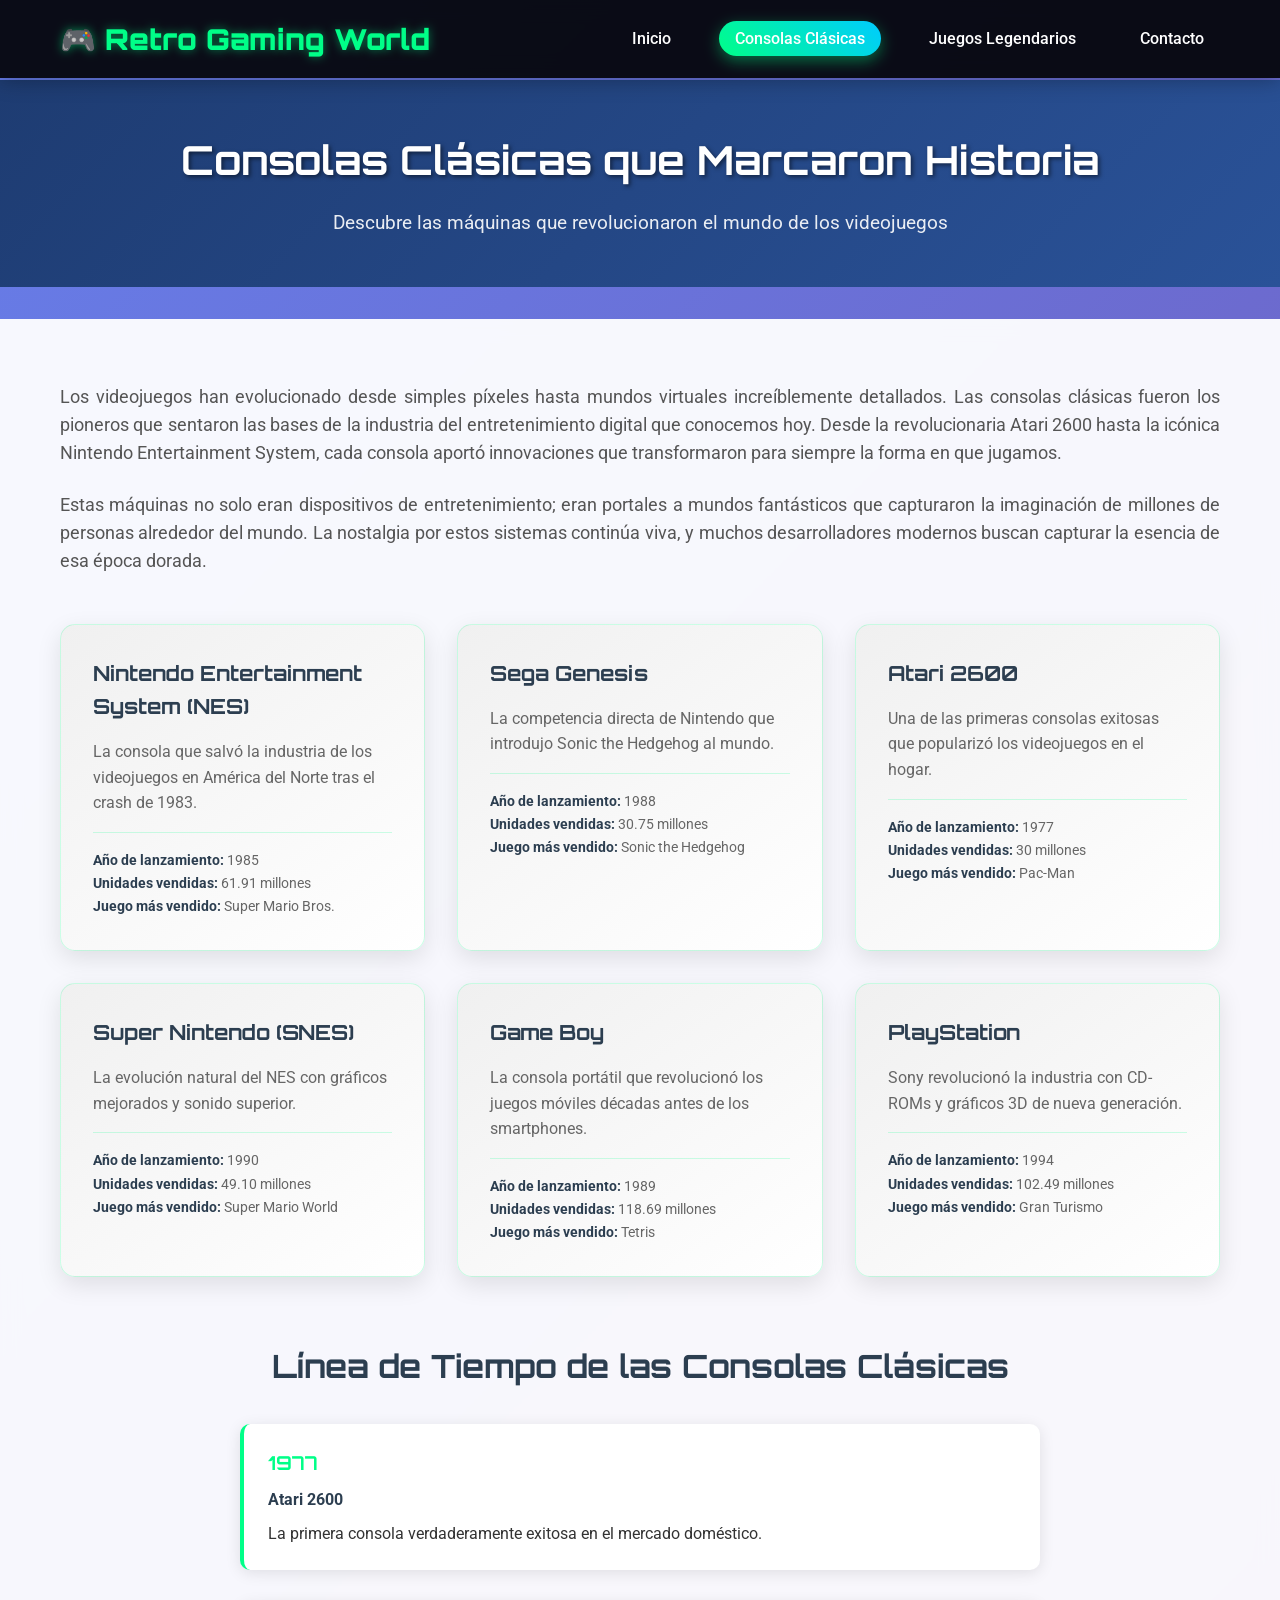
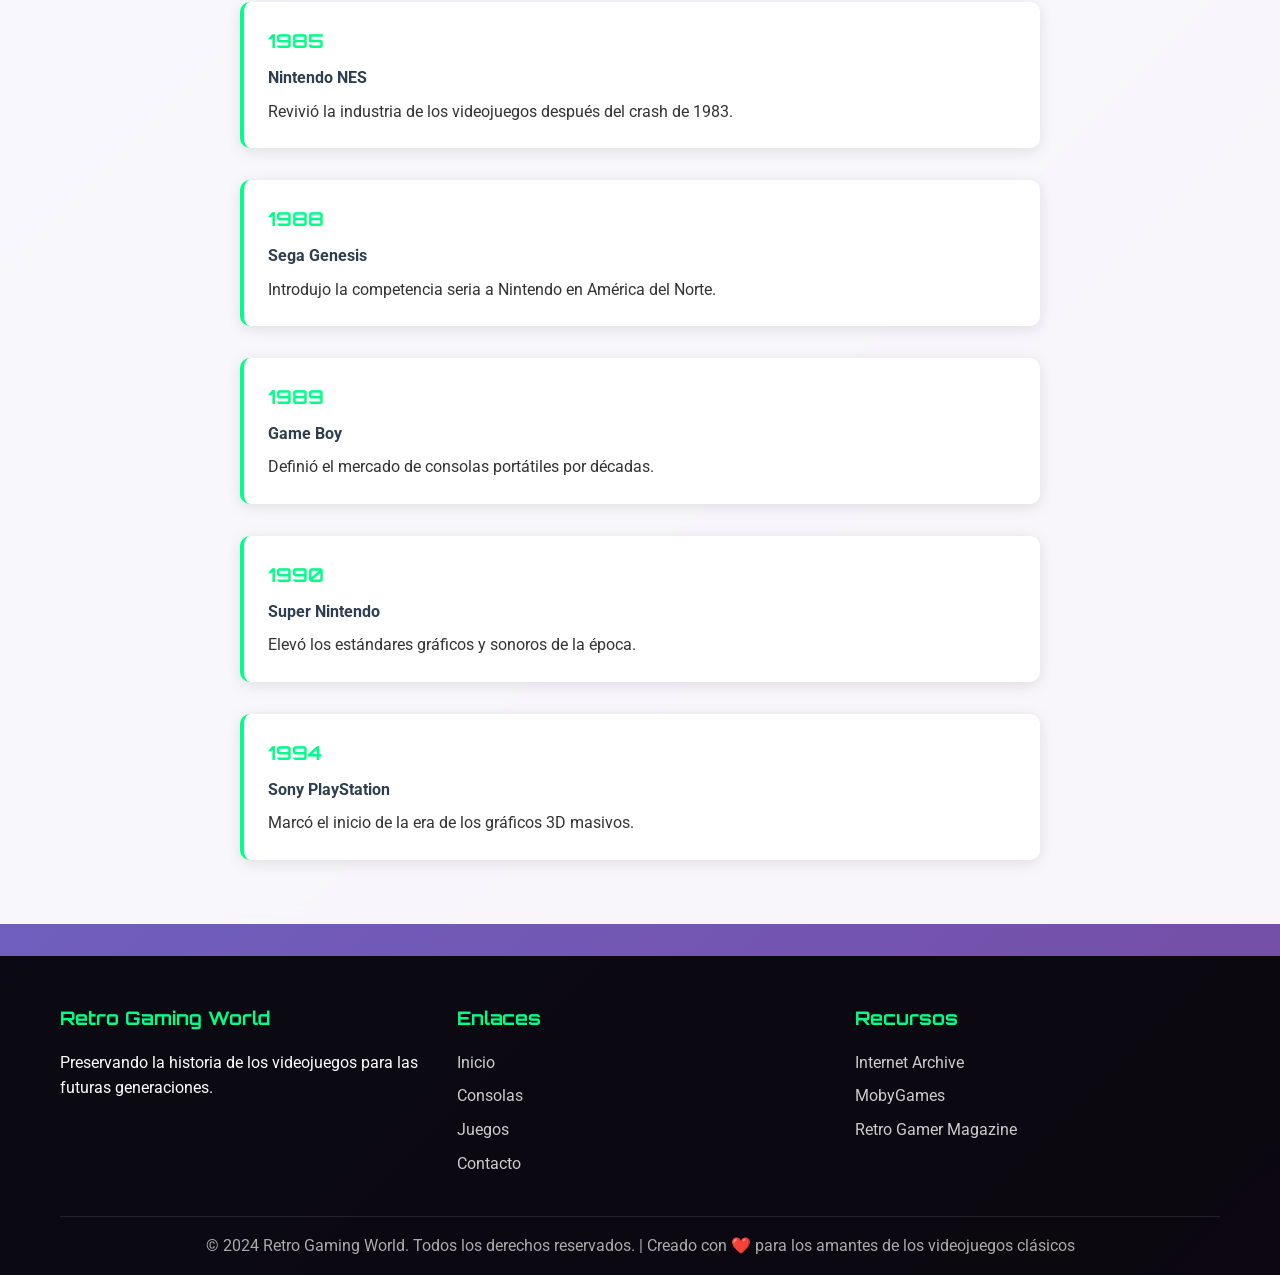
<file: consolas.html>
<!DOCTYPE html>
<html lang="es">
<head>
    <meta charset="UTF-8">
    <meta name="viewport" content="width=device-width, initial-scale=1.0">
    <title>Consolas Clásicas - Retro Gaming World</title>
    <link rel="stylesheet" href="styles.css">
    <link href="https://fonts.googleapis.com/css2?family=Orbitron:wght@400;700;900&family=Roboto:wght@300;400;500&display=swap" rel="stylesheet">
</head>
<body>
    <header>
        <div class="container">
            <h1 class="logo">🎮 Retro Gaming World</h1>
            <nav class="navbar">
                <ul>
                    <li><a href="index.html">Inicio</a></li>
                    <li><a href="consolas.html" class="active">Consolas Clásicas</a></li>
                    <li><a href="juegos.html">Juegos Legendarios</a></li>
                    <li><a href="contacto.html">Contacto</a></li>
                </ul>
            </nav>
        </div>
    </header>

    <main>
        <section class="page-hero">
            <div class="container">
                <h2>Consolas Clásicas que Marcaron Historia</h2>
                <p>Descubre las máquinas que revolucionaron el mundo de los videojuegos</p>
            </div>
        </section>

        <section class="content-section">
            <div class="container">
                <div class="intro-text">
                    <p>
                        Los videojuegos han evolucionado desde simples píxeles hasta mundos virtuales increíblemente detallados. 
                        Las consolas clásicas fueron los pioneros que sentaron las bases de la industria del entretenimiento 
                        digital que conocemos hoy. Desde la revolucionaria Atari 2600 hasta la icónica Nintendo Entertainment System, 
                        cada consola aportó innovaciones que transformaron para siempre la forma en que jugamos.
                    </p>
                    <p>
                        Estas máquinas no solo eran dispositivos de entretenimiento; eran portales a mundos fantásticos que 
                        capturaron la imaginación de millones de personas alrededor del mundo. La nostalgia por estos sistemas 
                        continúa viva, y muchos desarrolladores modernos buscan capturar la esencia de esa época dorada.
                    </p>
                </div>

                <div class="consoles-grid">
                    <div class="console-card">
                        <h3>Nintendo Entertainment System (NES)</h3>
                        <p>La consola que salvó la industria de los videojuegos en América del Norte tras el crash de 1983.</p>
                        <div class="console-details">
                            <strong>Año de lanzamiento:</strong> 1985<br>
                            <strong>Unidades vendidas:</strong> 61.91 millones<br>
                            <strong>Juego más vendido:</strong> Super Mario Bros.
                        </div>
                    </div>
                    <div class="console-card">
                        <h3>Sega Genesis</h3>
                        <p>La competencia directa de Nintendo que introdujo Sonic the Hedgehog al mundo.</p>
                        <div class="console-details">
                            <strong>Año de lanzamiento:</strong> 1988<br>
                            <strong>Unidades vendidas:</strong> 30.75 millones<br>
                            <strong>Juego más vendido:</strong> Sonic the Hedgehog
                        </div>
                    </div>
                    <div class="console-card">
                        <h3>Atari 2600</h3>
                        <p>Una de las primeras consolas exitosas que popularizó los videojuegos en el hogar.</p>
                        <div class="console-details">
                            <strong>Año de lanzamiento:</strong> 1977<br>
                            <strong>Unidades vendidas:</strong> 30 millones<br>
                            <strong>Juego más vendido:</strong> Pac-Man
                        </div>
                    </div>
                    <div class="console-card">
                        <h3>Super Nintendo (SNES)</h3>
                        <p>La evolución natural del NES con gráficos mejorados y sonido superior.</p>
                        <div class="console-details">
                            <strong>Año de lanzamiento:</strong> 1990<br>
                            <strong>Unidades vendidas:</strong> 49.10 millones<br>
                            <strong>Juego más vendido:</strong> Super Mario World
                        </div>
                    </div>
                    <div class="console-card">
                        <h3>Game Boy</h3>
                        <p>La consola portátil que revolucionó los juegos móviles décadas antes de los smartphones.</p>
                        <div class="console-details">
                            <strong>Año de lanzamiento:</strong> 1989<br>
                            <strong>Unidades vendidas:</strong> 118.69 millones<br>
                            <strong>Juego más vendido:</strong> Tetris
                        </div>
                    </div>
                    <div class="console-card">
                        <h3>PlayStation</h3>
                        <p>Sony revolucionó la industria con CD-ROMs y gráficos 3D de nueva generación.</p>
                        <div class="console-details">
                            <strong>Año de lanzamiento:</strong> 1994<br>
                            <strong>Unidades vendidas:</strong> 102.49 millones<br>
                            <strong>Juego más vendido:</strong> Gran Turismo
                        </div>
                    </div>
                </div>

                <div class="console-timeline">
                    <h3>Línea de Tiempo de las Consolas Clásicas</h3>
                    <div class="timeline">
                        <div class="timeline-item">
                            <span class="year">1977</span>
                            <h4>Atari 2600</h4>
                            <p>La primera consola verdaderamente exitosa en el mercado doméstico.</p>
                        </div>
                        <div class="timeline-item">
                            <span class="year">1985</span>
                            <h4>Nintendo NES</h4>
                            <p>Revivió la industria de los videojuegos después del crash de 1983.</p>
                        </div>
                        <div class="timeline-item">
                            <span class="year">1988</span>
                            <h4>Sega Genesis</h4>
                            <p>Introdujo la competencia seria a Nintendo en América del Norte.</p>
                        </div>
                        <div class="timeline-item">
                            <span class="year">1989</span>
                            <h4>Game Boy</h4>
                            <p>Definió el mercado de consolas portátiles por décadas.</p>
                        </div>
                        <div class="timeline-item">
                            <span class="year">1990</span>
                            <h4>Super Nintendo</h4>
                            <p>Elevó los estándares gráficos y sonoros de la época.</p>
                        </div>
                        <div class="timeline-item">
                            <span class="year">1994</span>
                            <h4>Sony PlayStation</h4>
                            <p>Marcó el inicio de la era de los gráficos 3D masivos.</p>
                        </div>
                    </div>
                </div>
            </div>
        </section>
    </main>

    <footer>
        <div class="container">
            <div class="footer-content">
                <div class="footer-section">
                    <h3>Retro Gaming World</h3>
                    <p>Preservando la historia de los videojuegos para las futuras generaciones.</p>
                </div>
                <div class="footer-section">
                    <h3>Enlaces</h3>
                    <ul>
                        <li><a href="index.html">Inicio</a></li>
                        <li><a href="consolas.html">Consolas</a></li>
                        <li><a href="juegos.html">Juegos</a></li>
                        <li><a href="contacto.html">Contacto</a></li>
                    </ul>
                </div>
                <div class="footer-section">
                    <h3>Recursos</h3>
                    <ul>
                        <li><a href="https://archive.org" target="_blank">Internet Archive</a></li>
                        <li><a href="https://www.mobygames.com" target="_blank">MobyGames</a></li>
                        <li><a href="https://www.retrogamer.net" target="_blank">Retro Gamer Magazine</a></li>
                    </ul>
                </div>
            </div>
            <div class="footer-bottom">
                <p>&copy; 2024 Retro Gaming World. Todos los derechos reservados. | Creado con ❤️ para los amantes de los videojuegos clásicos</p>
            </div>
        </div>
    </footer>
</body>
</html>
</file>
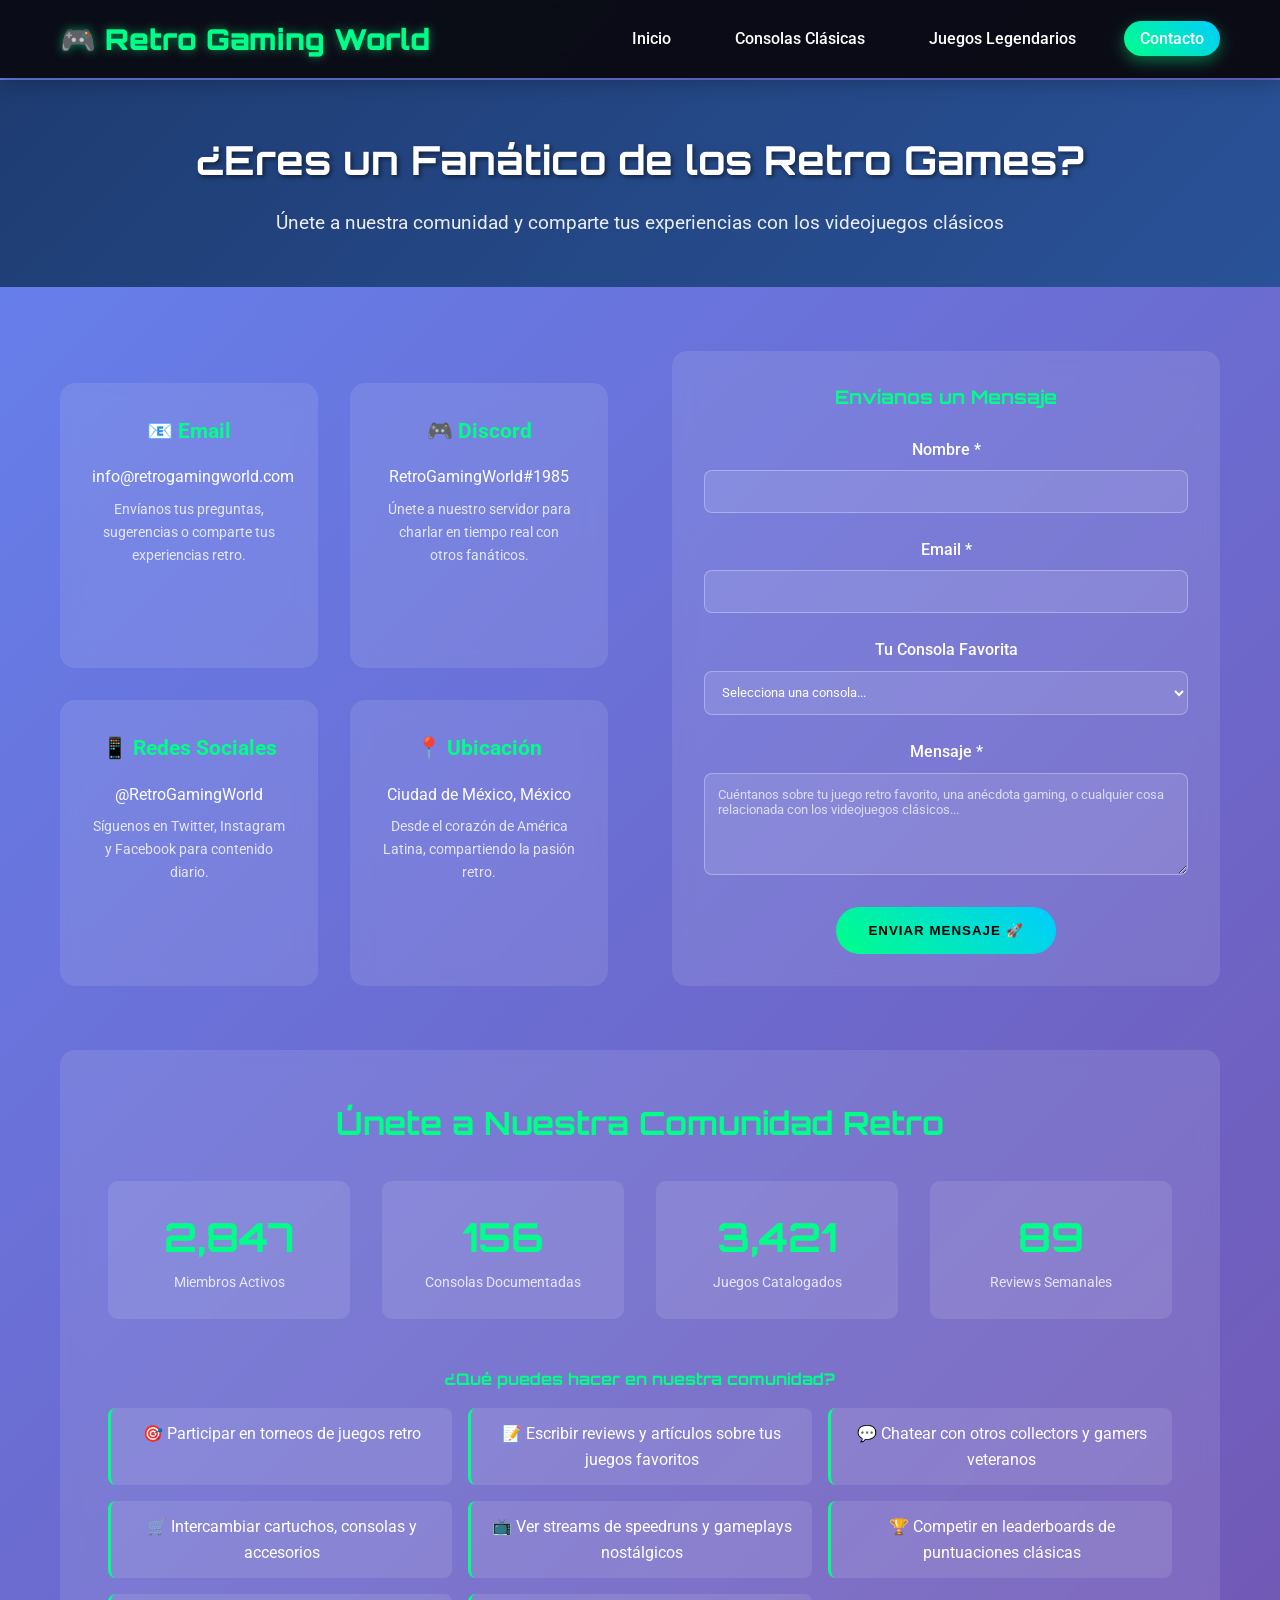
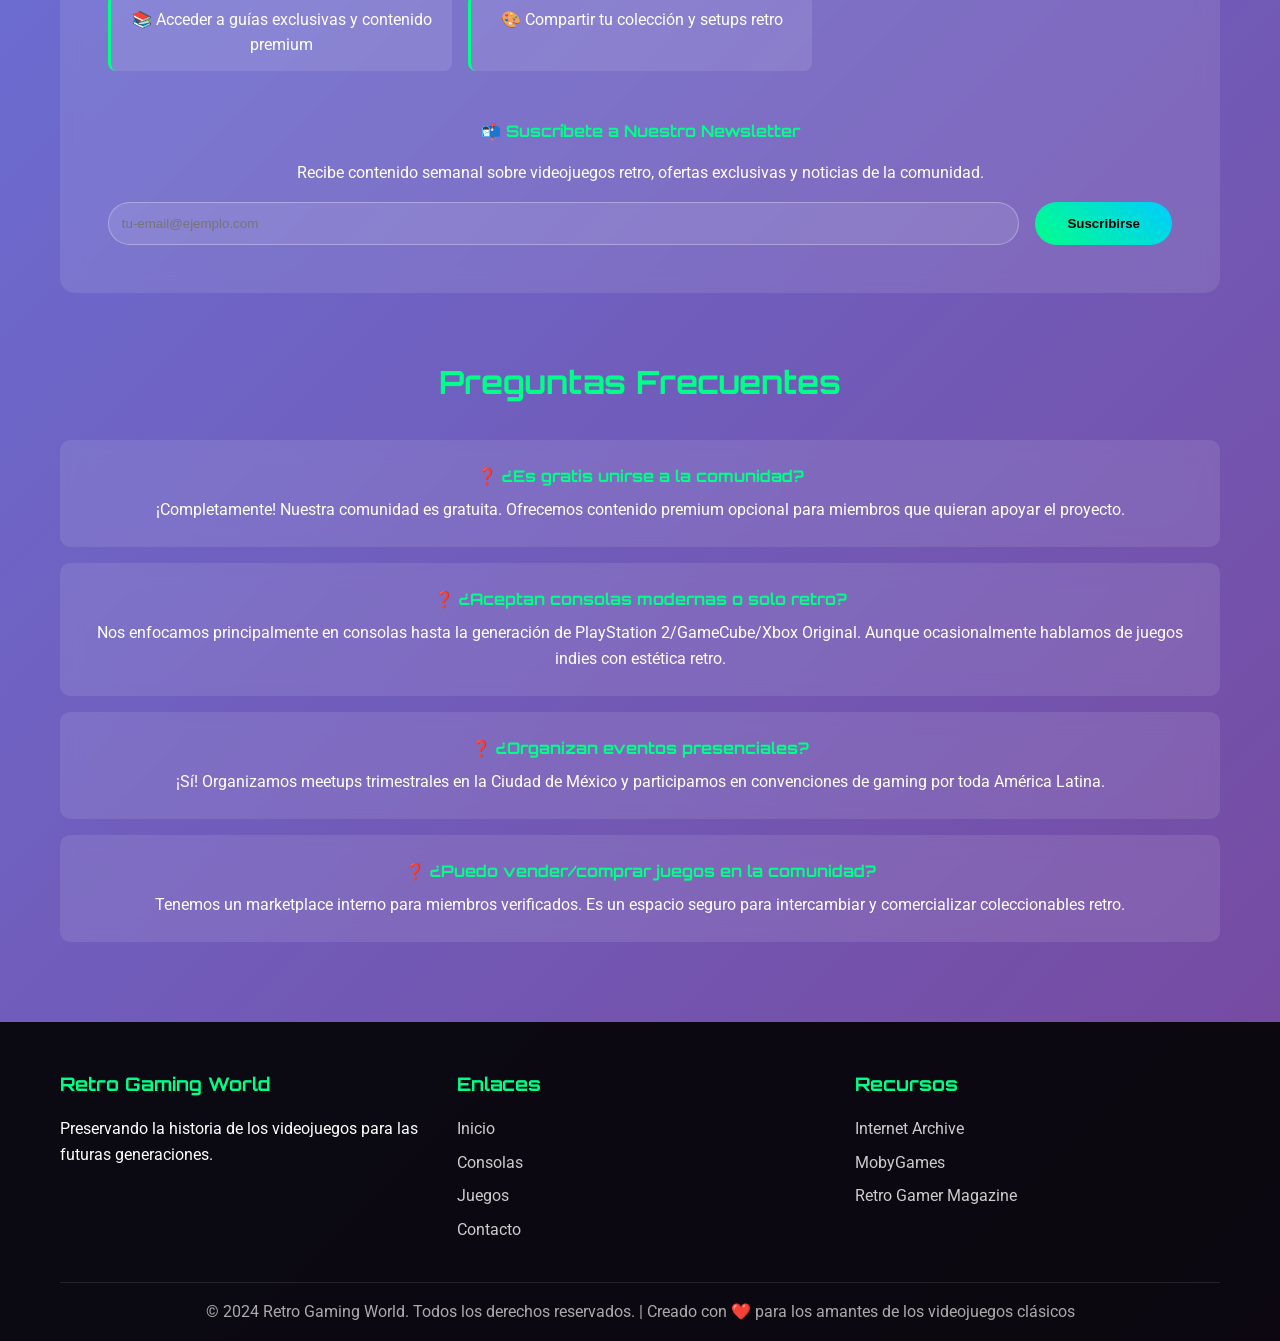
<file: contacto.html>
<!DOCTYPE html>
<html lang="es">
<head>
    <meta charset="UTF-8">
    <meta name="viewport" content="width=device-width, initial-scale=1.0">
    <title>Contacto - Retro Gaming World</title>
    <link rel="stylesheet" href="styles.css">
    <link href="https://fonts.googleapis.com/css2?family=Orbitron:wght@400;700;900&family=Roboto:wght@300;400;500&display=swap" rel="stylesheet">
</head>
<body>
    <header>
        <div class="container">
            <h1 class="logo">🎮 Retro Gaming World</h1>
            <nav class="navbar">
                <ul>
                    <li><a href="index.html">Inicio</a></li>
                    <li><a href="consolas.html">Consolas Clásicas</a></li>
                    <li><a href="juegos.html">Juegos Legendarios</a></li>
                    <li><a href="contacto.html" class="active">Contacto</a></li>
                </ul>
            </nav>
        </div>
    </header>

    <main>
        <section class="page-hero">
            <div class="container">
                <h2>¿Eres un Fanático de los Retro Games?</h2>
                <p>Únete a nuestra comunidad y comparte tus experiencias con los videojuegos clásicos</p>
            </div>
        </section>

        <section class="contact-section">
            <div class="container">
                <div class="contact-content">
                    <div class="contact-info">
                        <div class="contact-item">
                            <h3>📧 Email</h3>
                            <p>info@retrogamingworld.com</p>
                            <p class="contact-description">Envíanos tus preguntas, sugerencias o comparte tus experiencias retro.</p>
                        </div>
                        <div class="contact-item">
                            <h3>🎮 Discord</h3>
                            <p>RetroGamingWorld#1985</p>
                            <p class="contact-description">Únete a nuestro servidor para charlar en tiempo real con otros fanáticos.</p>
                        </div>
                        <div class="contact-item">
                            <h3>📱 Redes Sociales</h3>
                            <p>@RetroGamingWorld</p>
                            <p class="contact-description">Síguenos en Twitter, Instagram y Facebook para contenido diario.</p>
                        </div>
                        <div class="contact-item">
                            <h3>📍 Ubicación</h3>
                            <p>Ciudad de México, México</p>
                            <p class="contact-description">Desde el corazón de América Latina, compartiendo la pasión retro.</p>
                        </div>
                    </div>

                    <div class="contact-form-section">
                        <h3>Envíanos un Mensaje</h3>
                        <form class="contact-form">
                            <div class="form-group">
                                <label for="name">Nombre *</label>
                                <input type="text" id="name" name="name" required>
                            </div>
                            <div class="form-group">
                                <label for="email">Email *</label>
                                <input type="email" id="email" name="email" required>
                            </div>
                            <div class="form-group">
                                <label for="favorite-console">Tu Consola Favorita</label>
                                <select id="favorite-console" name="favorite-console">
                                    <option value="">Selecciona una consola...</option>
                                    <option value="nes">Nintendo Entertainment System</option>
                                    <option value="snes">Super Nintendo</option>
                                    <option value="genesis">Sega Genesis</option>
                                    <option value="atari">Atari 2600</option>
                                    <option value="gameboy">Game Boy</option>
                                    <option value="playstation">PlayStation Original</option>
                                    <option value="other">Otra</option>
                                </select>
                            </div>
                            <div class="form-group">
                                <label for="message">Mensaje *</label>
                                <textarea id="message" name="message" rows="5" required placeholder="Cuéntanos sobre tu juego retro favorito, una anécdota gaming, o cualquier cosa relacionada con los videojuegos clásicos..."></textarea>
                            </div>
                            <button type="submit" class="submit-btn">Enviar Mensaje 🚀</button>
                        </form>
                    </div>
                </div>

                <div class="community-section">
                    <h3>Únete a Nuestra Comunidad Retro</h3>
                    <div class="community-stats">
                        <div class="stat">
                            <span class="stat-number">2,847</span>
                            <span class="stat-label">Miembros Activos</span>
                        </div>
                        <div class="stat">
                            <span class="stat-number">156</span>
                            <span class="stat-label">Consolas Documentadas</span>
                        </div>
                        <div class="stat">
                            <span class="stat-number">3,421</span>
                            <span class="stat-label">Juegos Catalogados</span>
                        </div>
                        <div class="stat">
                            <span class="stat-number">89</span>
                            <span class="stat-label">Reviews Semanales</span>
                        </div>
                    </div>

                    <div class="community-features">
                        <h4>¿Qué puedes hacer en nuestra comunidad?</h4>
                        <ul class="features-list">
                            <li>🎯 Participar en torneos de juegos retro</li>
                            <li>📝 Escribir reviews y artículos sobre tus juegos favoritos</li>
                            <li>💬 Chatear con otros collectors y gamers veteranos</li>
                            <li>🛒 Intercambiar cartuchos, consolas y accesorios</li>
                            <li>📺 Ver streams de speedruns y gameplays nostálgicos</li>
                            <li>🏆 Competir en leaderboards de puntuaciones clásicas</li>
                            <li>📚 Acceder a guías exclusivas y contenido premium</li>
                            <li>🎨 Compartir tu colección y setups retro</li>
                        </ul>
                    </div>

                    <div class="newsletter-signup">
                        <h4>📬 Suscríbete a Nuestro Newsletter</h4>
                        <p>Recibe contenido semanal sobre videojuegos retro, ofertas exclusivas y noticias de la comunidad.</p>
                        <form class="newsletter-form">
                            <input type="email" placeholder="tu-email@ejemplo.com" required>
                            <button type="submit">Suscribirse</button>
                        </form>
                    </div>
                </div>

                <div class="faq-section">
                    <h3>Preguntas Frecuentes</h3>
                    <div class="faq-item">
                        <h4>❓ ¿Es gratis unirse a la comunidad?</h4>
                        <p>¡Completamente! Nuestra comunidad es gratuita. Ofrecemos contenido premium opcional para miembros que quieran apoyar el proyecto.</p>
                    </div>
                    <div class="faq-item">
                        <h4>❓ ¿Aceptan consolas modernas o solo retro?</h4>
                        <p>Nos enfocamos principalmente en consolas hasta la generación de PlayStation 2/GameCube/Xbox Original. Aunque ocasionalmente hablamos de juegos indies con estética retro.</p>
                    </div>
                    <div class="faq-item">
                        <h4>❓ ¿Organizan eventos presenciales?</h4>
                        <p>¡Sí! Organizamos meetups trimestrales en la Ciudad de México y participamos en convenciones de gaming por toda América Latina.</p>
                    </div>
                    <div class="faq-item">
                        <h4>❓ ¿Puedo vender/comprar juegos en la comunidad?</h4>
                        <p>Tenemos un marketplace interno para miembros verificados. Es un espacio seguro para intercambiar y comercializar coleccionables retro.</p>
                    </div>
                </div>
            </div>
        </section>
    </main>

    <footer>
        <div class="container">
            <div class="footer-content">
                <div class="footer-section">
                    <h3>Retro Gaming World</h3>
                    <p>Preservando la historia de los videojuegos para las futuras generaciones.</p>
                </div>
                <div class="footer-section">
                    <h3>Enlaces</h3>
                    <ul>
                        <li><a href="index.html">Inicio</a></li>
                        <li><a href="consolas.html">Consolas</a></li>
                        <li><a href="juegos.html">Juegos</a></li>
                        <li><a href="contacto.html">Contacto</a></li>
                    </ul>
                </div>
                <div class="footer-section">
                    <h3>Recursos</h3>
                    <ul>
                        <li><a href="https://archive.org" target="_blank">Internet Archive</a></li>
                        <li><a href="https://www.mobygames.com" target="_blank">MobyGames</a></li>
                        <li><a href="https://www.retrogamer.net" target="_blank">Retro Gamer Magazine</a></li>
                    </ul>
                </div>
            </div>
            <div class="footer-bottom">
                <p>&copy; 2024 Retro Gaming World. Todos los derechos reservados. | Creado con ❤️ para los amantes de los videojuegos clásicos</p>
            </div>
        </div>
    </footer>
</body>
</html>
</file>
<file: styles.css>
/* Reset y configuración base */
* {
    margin: 0;
    padding: 0;
    box-sizing: border-box;
}

body {
    font-family: 'Roboto', sans-serif;
    line-height: 1.6;
    color: #333;
    background: linear-gradient(135deg, #667eea 0%, #764ba2 100%);
    min-height: 100vh;
}

.container {
    max-width: 1200px;
    margin: 0 auto;
    padding: 0 20px;
}

/* Header y navegación */
header {
    background: rgba(0, 0, 0, 0.9);
    backdrop-filter: blur(10px);
    position: fixed;
    top: 0;
    width: 100%;
    z-index: 1000;
    box-shadow: 0 2px 20px rgba(0, 0, 0, 0.3);
}

header .container {
    display: flex;
    justify-content: space-between;
    align-items: center;
    padding: 1rem 20px;
}

.logo {
    font-family: 'Orbitron', sans-serif;
    font-size: 1.8rem;
    font-weight: 900;
    color: #00ff88;
    text-shadow: 0 0 10px rgba(0, 255, 136, 0.5);
}

.navbar ul {
    display: flex;
    list-style: none;
    gap: 2rem;
}

.navbar a {
    color: #fff;
    text-decoration: none;
    font-weight: 500;
    padding: 0.5rem 1rem;
    border-radius: 25px;
    transition: all 0.3s ease;
    position: relative;
}

.navbar a:hover,
.navbar a.active {
    background: linear-gradient(45deg, #00ff88, #00ccff);
    transform: translateY(-2px);
    box-shadow: 0 5px 15px rgba(0, 255, 136, 0.4);
}

/* Sección hero */
.hero {
    margin-top: 80px;
    padding: 4rem 0;
    background: linear-gradient(135deg, #1e3c72 0%, #2a5298 100%);
    color: white;
    text-align: center;
}

.hero-content h2 {
    font-family: 'Orbitron', sans-serif;
    font-size: 3rem;
    margin-bottom: 1rem;
    text-shadow: 2px 2px 4px rgba(0, 0, 0, 0.5);
}

.hero-content p {
    font-size: 1.3rem;
    margin-bottom: 2rem;
    opacity: 0.9;
}

.hero-image {
    width: 100%;
    max-width: 600px;
    height: 300px;
    object-fit: cover;
    border-radius: 15px;
    box-shadow: 0 10px 30px rgba(0, 0, 0, 0.3);
    transition: transform 0.3s ease;
}

.hero-image:hover {
    transform: scale(1.05);
}

/* Secciones de contenido */
.content-section {
    padding: 4rem 0;
    background: rgba(255, 255, 255, 0.95);
    margin: 2rem 0;
    backdrop-filter: blur(10px);
}

.alt-bg {
    background: rgba(240, 240, 240, 0.95);
}

.content-section h2 {
    font-family: 'Orbitron', sans-serif;
    font-size: 2.5rem;
    text-align: center;
    margin-bottom: 2rem;
    color: #2c3e50;
    text-shadow: 1px 1px 2px rgba(0, 0, 0, 0.1);
}

.intro-text {
    font-size: 1.1rem;
    margin-bottom: 3rem;
    text-align: justify;
    color: #555;
}

.intro-text p {
    margin-bottom: 1.5rem;
}

/* Grid de consolas */
.consoles-grid {
    display: grid;
    grid-template-columns: repeat(auto-fit, minmax(280px, 1fr));
    gap: 2rem;
    margin-top: 3rem;
}

.console-card {
    background: linear-gradient(145deg, #f0f0f0, #ffffff);
    padding: 2rem;
    border-radius: 15px;
    box-shadow: 0 8px 25px rgba(0, 0, 0, 0.1);
    transition: all 0.3s ease;
    border: 1px solid rgba(0, 255, 136, 0.2);
}

.console-card:hover {
    transform: translateY(-10px);
    box-shadow: 0 15px 40px rgba(0, 0, 0, 0.2);
    border-color: #00ff88;
}

.console-card h3 {
    font-family: 'Orbitron', sans-serif;
    color: #2c3e50;
    margin-bottom: 1rem;
    font-size: 1.3rem;
}

.console-card p {
    color: #666;
    line-height: 1.6;
}

/* Sección de juegos */
.games-content {
    display: grid;
    grid-template-columns: 1fr 2fr;
    gap: 3rem;
    align-items: start;
    margin-top: 2rem;
}

.games-img {
    width: 100%;
    border-radius: 15px;
    box-shadow: 0 10px 30px rgba(0, 0, 0, 0.2);
    transition: transform 0.3s ease;
}

.games-img:hover {
    transform: scale(1.05);
}

.games-list ol {
    background: white;
    padding: 2rem;
    border-radius: 15px;
    box-shadow: 0 5px 20px rgba(0, 0, 0, 0.1);
}

.games-list li {
    margin-bottom: 1rem;
    padding: 0.8rem;
    border-left: 4px solid #00ff88;
    background: rgba(0, 255, 136, 0.05);
    border-radius: 0 8px 8px 0;
    transition: all 0.3s ease;
}

.games-list li:hover {
    background: rgba(0, 255, 136, 0.1);
    transform: translateX(5px);
}

.games-list strong {
    color: #2c3e50;
    font-weight: 600;
}

/* Sección de contacto */
.contact-section {
    padding: 4rem 0;
    background: linear-gradient(135deg, #667eea 0%, #764ba2 100%);
    color: white;
    text-align: center;
}

.contact-section h2 {
    font-family: 'Orbitron', sans-serif;
    font-size: 2.5rem;
    margin-bottom: 1rem;
}

.contact-section > p {
    font-size: 1.2rem;
    margin-bottom: 3rem;
    opacity: 0.9;
}

.contact-info {
    display: grid;
    grid-template-columns: repeat(auto-fit, minmax(250px, 1fr));
    gap: 2rem;
    margin-top: 2rem;
}

.contact-item {
    background: rgba(255, 255, 255, 0.1);
    padding: 2rem;
    border-radius: 15px;
    backdrop-filter: blur(10px);
    transition: transform 0.3s ease;
}

.contact-item:hover {
    transform: translateY(-5px);
    background: rgba(255, 255, 255, 0.2);
}

.contact-item h3 {
    font-size: 1.3rem;
    margin-bottom: 1rem;
    color: #00ff88;
}

/* Footer */
footer {
    background: rgba(0, 0, 0, 0.9);
    color: white;
    padding: 3rem 0 1rem;
}

.footer-content {
    display: grid;
    grid-template-columns: repeat(auto-fit, minmax(250px, 1fr));
    gap: 2rem;
    margin-bottom: 2rem;
}

.footer-section h3 {
    font-family: 'Orbitron', sans-serif;
    color: #00ff88;
    margin-bottom: 1rem;
}

.footer-section ul {
    list-style: none;
}

.footer-section ul li {
    margin-bottom: 0.5rem;
}

.footer-section a {
    color: #ccc;
    text-decoration: none;
    transition: color 0.3s ease;
}

.footer-section a:hover {
    color: #00ff88;
}

.footer-bottom {
    border-top: 1px solid rgba(255, 255, 255, 0.1);
    padding-top: 1rem;
    text-align: center;
    color: #aaa;
}

/* Diseño responsivo */
@media (max-width: 768px) {
    .hero-content h2 {
        font-size: 2rem;
    }
    
    .hero-content p {
        font-size: 1.1rem;
    }
    
    .navbar ul {
        flex-direction: column;
        gap: 1rem;
    }
    
    header .container {
        flex-direction: column;
        text-align: center;
    }
    
    .games-content {
        grid-template-columns: 1fr;
        gap: 2rem;
    }
    
    .consoles-grid {
        grid-template-columns: 1fr;
    }
    
    .content-section h2 {
        font-size: 2rem;
    }
    
    .intro-text {
        text-align: left;
    }
    
    .contact-info {
        grid-template-columns: 1fr;
    }
    
    .footer-content {
        grid-template-columns: 1fr;
        text-align: center;
    }
}

@media (max-width: 480px) {
    .container {
        padding: 0 15px;
    }
    
    .hero {
        padding: 2rem 0;
    }
    
    .content-section {
        padding: 2rem 0;
    }
    
    .hero-content h2 {
        font-size: 1.8rem;
    }
    
    .logo {
        font-size: 1.5rem;
    }
    
    .navbar a {
        padding: 0.3rem 0.8rem;
        font-size: 0.9rem;
    }
    
    .console-card,
    .contact-item {
        padding: 1.5rem;
    }
    
    .games-list ol {
        padding: 1.5rem;
    }
}

/* Animaciones adicionales */
@keyframes fadeInUp {
    from {
        opacity: 0;
        transform: translateY(30px);
    }
    to {
        opacity: 1;
        transform: translateY(0);
    }
}

.console-card,
.contact-item {
    animation: fadeInUp 0.6s ease forwards;
}

.console-card:nth-child(1) { animation-delay: 0.1s; }
.console-card:nth-child(2) { animation-delay: 0.2s; }
.console-card:nth-child(3) { animation-delay: 0.3s; }
.console-card:nth-child(4) { animation-delay: 0.4s; }

/* Efectos de scroll suave */
html {
    scroll-behavior: smooth;
}

/* Estilos para páginas individuales */
.page-hero {
    margin-top: 80px;
    padding: 3rem 0;
    background: linear-gradient(135deg, #1e3c72 0%, #2a5298 100%);
    color: white;
    text-align: center;
}

.page-hero h2 {
    font-family: 'Orbitron', sans-serif;
    font-size: 2.5rem;
    margin-bottom: 1rem;
    text-shadow: 2px 2px 4px rgba(0, 0, 0, 0.5);
}

.page-hero p {
    font-size: 1.2rem;
    opacity: 0.9;
}

/* Botones CTA */
.cta-buttons {
    margin-top: 2rem;
    display: flex;
    gap: 1rem;
    justify-content: center;
    flex-wrap: wrap;
}

.cta-btn {
    display: inline-block;
    padding: 1rem 2rem;
    text-decoration: none;
    border-radius: 25px;
    font-weight: 600;
    transition: all 0.3s ease;
    text-transform: uppercase;
    letter-spacing: 1px;
}

.cta-btn.primary {
    background: linear-gradient(45deg, #00ff88, #00ccff);
    color: #000;
}

.cta-btn.secondary {
    background: transparent;
    color: #fff;
    border: 2px solid #00ff88;
}

.cta-btn:hover {
    transform: translateY(-3px);
    box-shadow: 0 10px 25px rgba(0, 0, 0, 0.3);
}

/* Sección de introducción */
.intro-section {
    padding: 4rem 0;
    background: rgba(255, 255, 255, 0.95);
}

.intro-section h2 {
    font-family: 'Orbitron', sans-serif;
    font-size: 2.5rem;
    text-align: center;
    margin-bottom: 3rem;
    color: #2c3e50;
}

.intro-grid {
    display: grid;
    grid-template-columns: repeat(auto-fit, minmax(250px, 1fr));
    gap: 2rem;
}

.intro-card {
    background: white;
    padding: 2rem;
    border-radius: 15px;
    box-shadow: 0 5px 20px rgba(0, 0, 0, 0.1);
    text-align: center;
    transition: transform 0.3s ease;
}

.intro-card:hover {
    transform: translateY(-10px);
}

.intro-card h3 {
    font-family: 'Orbitron', sans-serif;
    color: #2c3e50;
    margin-bottom: 1rem;
    font-size: 1.3rem;
}

/* Contenido destacado */
.featured-content {
    padding: 4rem 0;
    background: rgba(240, 240, 240, 0.95);
}

.featured-grid {
    display: grid;
    grid-template-columns: repeat(auto-fit, minmax(300px, 1fr));
    gap: 2rem;
}

.featured-item {
    background: white;
    padding: 2rem;
    border-radius: 15px;
    box-shadow: 0 5px 20px rgba(0, 0, 0, 0.1);
    transition: transform 0.3s ease;
}

.featured-item:hover {
    transform: translateY(-5px);
}

.featured-item h3 {
    font-family: 'Orbitron', sans-serif;
    color: #2c3e50;
    margin-bottom: 1rem;
}

.learn-more {
    color: #00ff88;
    text-decoration: none;
    font-weight: 600;
    transition: color 0.3s ease;
}

.learn-more:hover {
    color: #00ccff;
}

/* Detalles de consolas */
.console-details {
    margin-top: 1rem;
    padding-top: 1rem;
    border-top: 1px solid rgba(0, 255, 136, 0.2);
    font-size: 0.9rem;
    color: #666;
}

.console-details strong {
    color: #2c3e50;
}

/* Timeline de consolas */
.console-timeline {
    margin-top: 4rem;
}

.console-timeline h3 {
    font-family: 'Orbitron', sans-serif;
    font-size: 2rem;
    text-align: center;
    margin-bottom: 2rem;
    color: #2c3e50;
}

.timeline {
    display: grid;
    gap: 2rem;
    max-width: 800px;
    margin: 0 auto;
}

.timeline-item {
    background: white;
    padding: 1.5rem;
    border-radius: 10px;
    box-shadow: 0 3px 15px rgba(0, 0, 0, 0.1);
    border-left: 4px solid #00ff88;
    transition: transform 0.3s ease;
}

.timeline-item:hover {
    transform: translateX(10px);
}

.timeline-item .year {
    font-family: 'Orbitron', sans-serif;
    font-weight: bold;
    color: #00ff88;
    font-size: 1.2rem;
}

.timeline-item h4 {
    color: #2c3e50;
    margin: 0.5rem 0;
}

/* Análisis detallado de juegos */
.games-detailed {
    margin-top: 4rem;
}

.games-detailed h3 {
    font-family: 'Orbitron', sans-serif;
    font-size: 2rem;
    margin-bottom: 2rem;
    color: #2c3e50;
    text-align: center;
}

.game-detail {
    background: white;
    padding: 2rem;
    margin-bottom: 2rem;
    border-radius: 15px;
    box-shadow: 0 5px 20px rgba(0, 0, 0, 0.1);
    border-left: 4px solid #00ff88;
}

.game-detail h4 {
    font-family: 'Orbitron', sans-serif;
    color: #2c3e50;
    margin-bottom: 1rem;
    font-size: 1.3rem;
}

.game-detail p {
    margin-bottom: 0.5rem;
    line-height: 1.6;
}

/* Impacto por géneros */
.genre-impact {
    margin-top: 4rem;
}

.genre-impact h3 {
    font-family: 'Orbitron', sans-serif;
    font-size: 2rem;
    text-align: center;
    margin-bottom: 2rem;
    color: #2c3e50;
}

.genre-grid {
    display: grid;
    grid-template-columns: repeat(auto-fit, minmax(280px, 1fr));
    gap: 2rem;
}

.genre-card {
    background: white;
    padding: 1.5rem;
    border-radius: 15px;
    box-shadow: 0 5px 20px rgba(0, 0, 0, 0.1);
    transition: transform 0.3s ease;
}

.genre-card:hover {
    transform: translateY(-5px);
}

.genre-card h4 {
    font-family: 'Orbitron', sans-serif;
    color: #2c3e50;
    margin-bottom: 1rem;
}

/* Estilos para la página de contacto */
.contact-content {
    display: grid;
    grid-template-columns: 1fr 1fr;
    gap: 4rem;
    margin-bottom: 4rem;
}

.contact-description {
    font-size: 0.9rem;
    opacity: 0.8;
    margin-top: 0.5rem;
}

/* Formulario de contacto */
.contact-form-section {
    background: rgba(255, 255, 255, 0.1);
    padding: 2rem;
    border-radius: 15px;
    backdrop-filter: blur(10px);
}

.contact-form-section h3 {
    font-family: 'Orbitron', sans-serif;
    margin-bottom: 1.5rem;
    color: #00ff88;
}

.form-group {
    margin-bottom: 1.5rem;
}

.form-group label {
    display: block;
    margin-bottom: 0.5rem;
    font-weight: 500;
}

.form-group input,
.form-group select,
.form-group textarea {
    width: 100%;
    padding: 0.8rem;
    border: 1px solid rgba(255, 255, 255, 0.3);
    border-radius: 8px;
    background: rgba(255, 255, 255, 0.1);
    color: white;
    font-family: inherit;
}

.form-group input::placeholder,
.form-group textarea::placeholder {
    color: rgba(255, 255, 255, 0.7);
}

.submit-btn {
    background: linear-gradient(45deg, #00ff88, #00ccff);
    color: #000;
    padding: 1rem 2rem;
    border: none;
    border-radius: 25px;
    font-weight: 600;
    cursor: pointer;
    transition: all 0.3s ease;
    text-transform: uppercase;
    letter-spacing: 1px;
}

.submit-btn:hover {
    transform: translateY(-2px);
    box-shadow: 0 5px 15px rgba(0, 255, 136, 0.4);
}

/* Estadísticas de la comunidad */
.community-section {
    margin-top: 4rem;
    background: rgba(255, 255, 255, 0.1);
    padding: 3rem;
    border-radius: 15px;
    backdrop-filter: blur(10px);
}

.community-section h3 {
    font-family: 'Orbitron', sans-serif;
    font-size: 2rem;
    text-align: center;
    margin-bottom: 2rem;
    color: #00ff88;
}

.community-stats {
    display: grid;
    grid-template-columns: repeat(auto-fit, minmax(200px, 1fr));
    gap: 2rem;
    margin-bottom: 3rem;
}

.stat {
    text-align: center;
    padding: 1.5rem;
    background: rgba(255, 255, 255, 0.1);
    border-radius: 10px;
}

.stat-number {
    display: block;
    font-family: 'Orbitron', sans-serif;
    font-size: 2.5rem;
    font-weight: bold;
    color: #00ff88;
}

.stat-label {
    font-size: 0.9rem;
    opacity: 0.8;
    margin-top: 0.5rem;
}

/* Características de la comunidad */
.community-features h4 {
    font-family: 'Orbitron', sans-serif;
    margin-bottom: 1rem;
    color: #00ff88;
}

.features-list {
    list-style: none;
    display: grid;
    grid-template-columns: repeat(auto-fit, minmax(300px, 1fr));
    gap: 1rem;
}

.features-list li {
    padding: 0.8rem;
    background: rgba(255, 255, 255, 0.1);
    border-radius: 8px;
    border-left: 3px solid #00ff88;
}

/* Newsletter */
.newsletter-signup {
    margin-top: 3rem;
    text-align: center;
}

.newsletter-signup h4 {
    font-family: 'Orbitron', sans-serif;
    margin-bottom: 1rem;
    color: #00ff88;
}

.newsletter-form {
    display: flex;
    gap: 1rem;
    justify-content: center;
    flex-wrap: wrap;
    margin-top: 1rem;
}

.newsletter-form input {
    flex: 1;
    min-width: 250px;
    padding: 0.8rem;
    border: 1px solid rgba(255, 255, 255, 0.3);
    border-radius: 25px;
    background: rgba(255, 255, 255, 0.1);
    color: white;
}

.newsletter-form button {
    padding: 0.8rem 2rem;
    background: linear-gradient(45deg, #00ff88, #00ccff);
    color: #000;
    border: none;
    border-radius: 25px;
    font-weight: 600;
    cursor: pointer;
    transition: all 0.3s ease;
}

/* FAQ */
.faq-section {
    margin-top: 4rem;
}

.faq-section h3 {
    font-family: 'Orbitron', sans-serif;
    font-size: 2rem;
    text-align: center;
    margin-bottom: 2rem;
    color: #00ff88;
}

.faq-item {
    background: rgba(255, 255, 255, 0.1);
    padding: 1.5rem;
    margin-bottom: 1rem;
    border-radius: 10px;
    backdrop-filter: blur(10px);
}

.faq-item h4 {
    font-family: 'Orbitron', sans-serif;
    margin-bottom: 0.5rem;
    color: #00ff88;
}

/* Responsive adicional */
@media (max-width: 768px) {
    .contact-content {
        grid-template-columns: 1fr;
        gap: 2rem;
    }
    
    .cta-buttons {
        flex-direction: column;
        align-items: center;
    }
    
    .newsletter-form {
        flex-direction: column;
        align-items: center;
    }
    
    .newsletter-form input {
        min-width: 100%;
    }
    
    .community-stats {
        grid-template-columns: repeat(2, 1fr);
    }
    
    .features-list {
        grid-template-columns: 1fr;
    }
}
</file>
